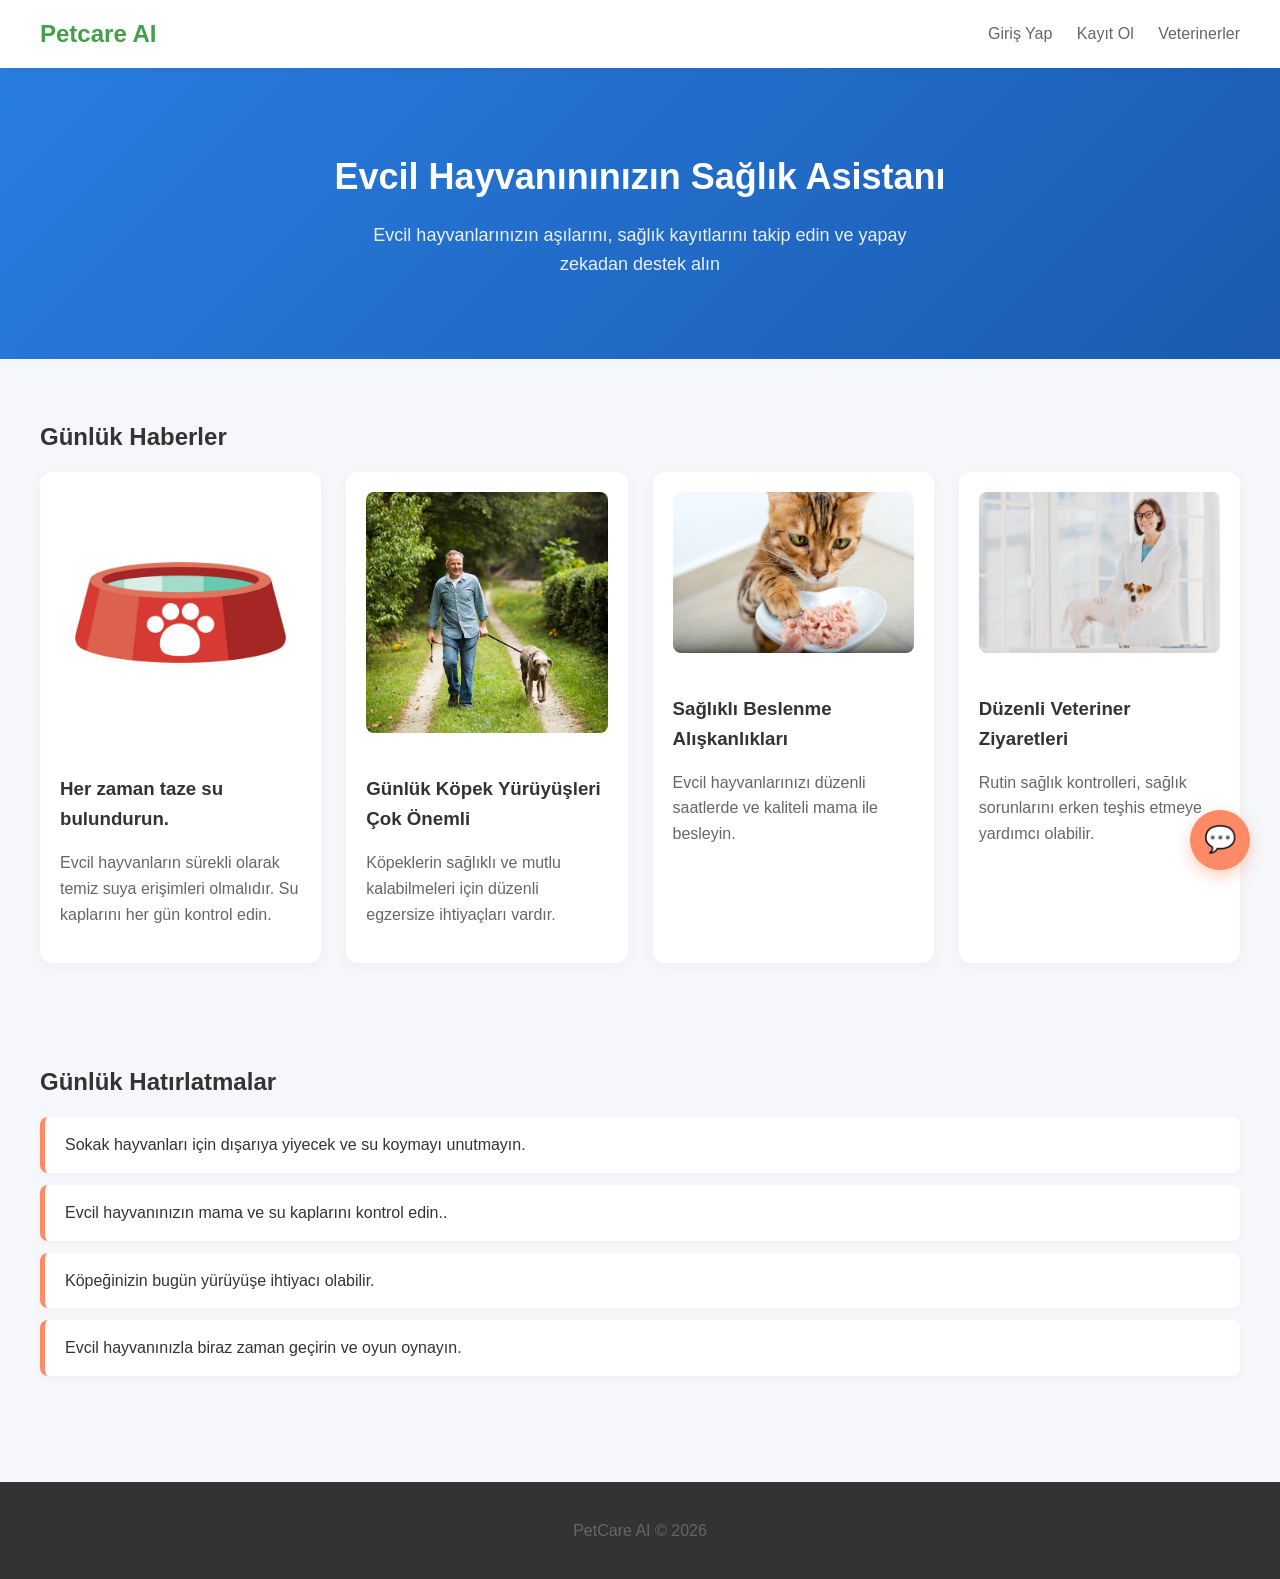
<file: frontend/index.html>
<!DOCTYPE html>
<html lang="en">

<head>
<meta charset="UTF-8">
<title>PetCare AI</title>

<link rel="stylesheet" href="css/style.css">

</head>


<body>


<header class="topbar">

<h1>Petcare AI</h1>

<nav>
<a href="login.html">Giriş Yap</a>
<a href="register.html">Kayıt Ol</a>
<a href="vets.html">Veterinerler</a>
</nav>

</header>



<section class="hero">

<h2>Evcil Hayvanınınızın Sağlık Asistanı</h2>

<p>
Evcil hayvanlarınızın aşılarını, sağlık kayıtlarını takip edin ve yapay zekadan destek alın
</p>

</section>



<section class="news">

<h2>Günlük Haberler</h2>

<div class="news-grid">


<div class="news-card">

<img src="images/pet-water.jpg">

<h3>Her zaman taze su bulundurun.</h3>

<p>
Evcil hayvanların sürekli olarak temiz suya erişimleri olmalıdır. Su kaplarını her gün kontrol edin.
</p>

</div>


<div class="news-card">

<img src="images/dog-walk.jpg">

<h3>Günlük Köpek Yürüyüşleri Çok Önemli </h3>

<p>
Köpeklerin sağlıklı ve mutlu kalabilmeleri için düzenli egzersize ihtiyaçları vardır.
</p>

</div>


<div class="news-card">

<img src="images/cat-food.jpg">

<h3>Sağlıklı Beslenme Alışkanlıkları</h3>

<p>
Evcil hayvanlarınızı düzenli saatlerde ve kaliteli mama ile besleyin.
</p>

</div>


<div class="news-card">

<img src="images/vet-check.jpg">

<h3>Düzenli Veteriner Ziyaretleri</h3>

<p>
Rutin sağlık kontrolleri, sağlık sorunlarını erken teşhis etmeye yardımcı olabilir.
</p>

</div>


</div>

</section>



<section class="reminder">

<h2>Günlük Hatırlatmalar</h2>

<ul>

<li>Sokak hayvanları için dışarıya yiyecek ve su koymayı unutmayın.</li>

<li>Evcil hayvanınızın mama ve su kaplarını kontrol edin..</li>

<li>Köpeğinizin bugün yürüyüşe ihtiyacı olabilir.</li>

<li>Evcil hayvanınızla biraz zaman geçirin ve oyun oynayın.</li>

</ul>

</section>



<footer>

<p>PetCare AI © 2026</p>

</footer>



<!-- CHAT BUTTON -->

<div class="chat-toggle" onclick="toggleChat()">
💬
</div>



<!-- CHAT WINDOW -->

<div class="chat-container" id="chatBox">

<div class="chat-header">
PetCare AI Assistant
</div>


<div class="chat-messages" id="chatMessages"></div>


<div class="chat-input-area">

<input
id="chatInput"
placeholder="Ask about your pet..."
>

<button onclick="sendMessage()">
Send
</button>

</div>

</div>



<script src="js/chat.js"></script>

</body>
</html>
</file>
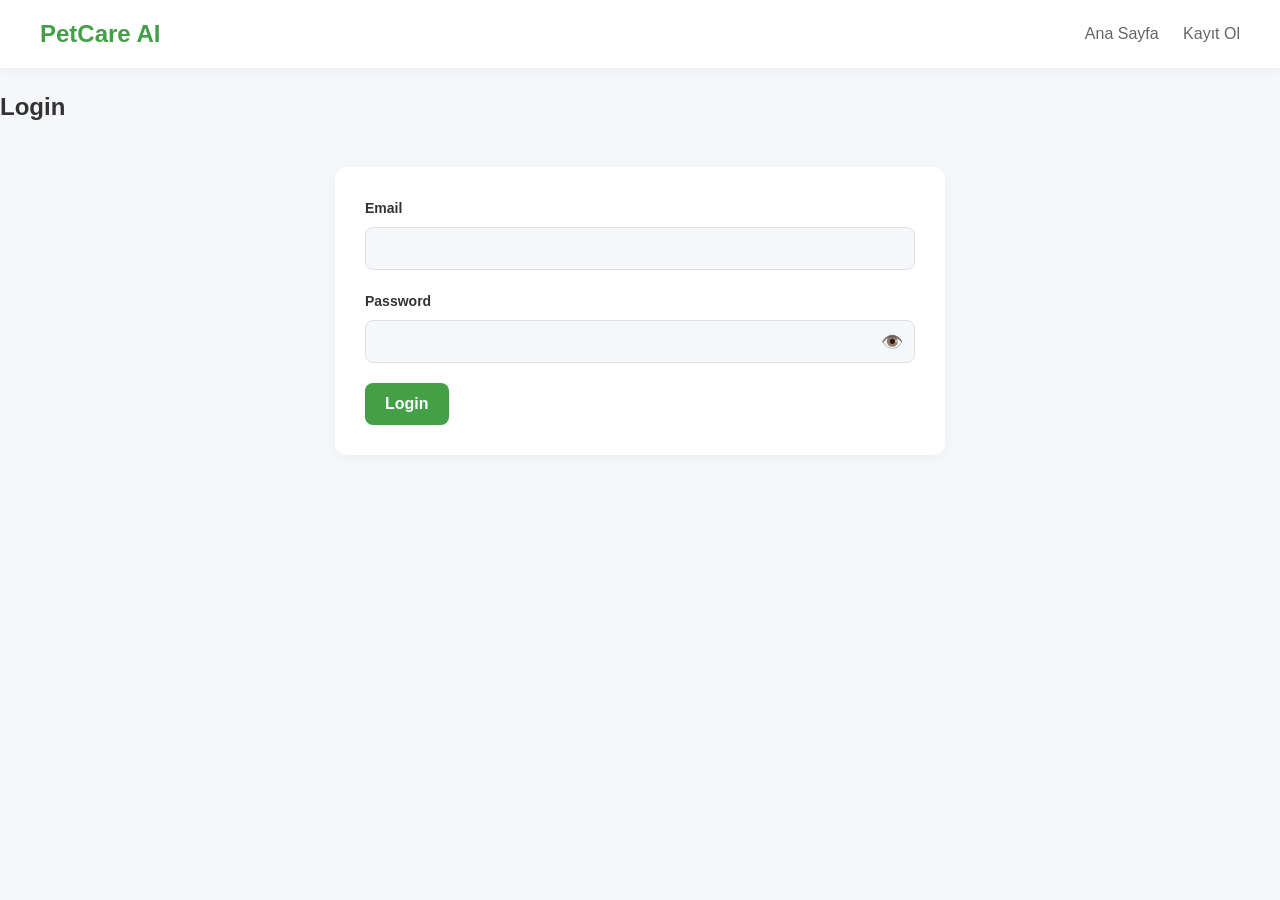
<file: frontend/add-pet.html>
<!DOCTYPE html>
<html lang="tr">
<head>
    <meta charset="UTF-8">
    <title>Evcil Hayvan Ekle - PetCare AI</title>
    <link rel="stylesheet" href="css/style.css">
    <style>
        .hidden { display: none; }
        .vaccine-group { background: #ffffff; padding: 20px; border-radius: 8px; margin-top: 10px; margin-bottom: 20px; border-left: 4px solid var(--secondary-mavi); box-shadow: 0 2px 8px rgba(0,0,0,0.02); }
        .vaccine-group h3 { margin-top: 0; font-size: 16px; color: var(--secondary-mavi); margin-bottom: 15px; }
        .vaccine-info { display: block; font-size: 12px; color: var(--text-secondary); margin-top: -6px; margin-bottom: 8px; font-weight: normal; }
    </style>
</head>
<body>

    <header class="topbar">
        <h1>PetCare AI</h1>
       <nav>
            <a href="dashboard.html">Ana Panel</a>
            <a href="add-pet.html" style="color: var(--secondary-mavi); font-weight: bold; border-bottom: 2px solid var(--secondary-mavi); padding-bottom: 5px;">Evcil Hayvan Ekle</a>
            <a href="book-appointment.html">Randevu Al</a>
            <a href="profile.html">Profilim</a>
            <a href="index.html" onclick="localStorage.removeItem('loggedIn'); localStorage.removeItem('loggedInUser');">Çıkış Yap</a>
        </nav>
    </header>

    <h2>Evcil Hayvan Ekle</h2>

    <form id="petForm">
        <label>Hayvanın Adı</label>
        <input type="text" id="name" required>

        <label>Türü</label>
        <select id="type" required onchange="togglePetFields()">
            <option value="">-- Lütfen Seçin --</option>
            <option value="cat">Kedi</option>
            <option value="dog">Köpek</option>
        </select>

        <div id="cat-fields" class="hidden">
            <label>Kedi Kaç Haftalık? (Aşı takvimi için önemlidir)</label>
            <input type="number" id="cat-age" min="1" placeholder="Örn: 8">
            <label>Kedinin Cinsi</label>
            <input type="text" id="cat-breed" placeholder="Örn: Tekir, Scottish Fold...">
            <div class="vaccine-group">
                <h3>Temel Kedi Aşıları</h3>
                <label>Karma Aşı (FVRCP)</label><input type="date" id="cat-karma">
                <label>Kuduz Aşısı</label><input type="date" id="cat-kuduz">
                <label>Lösemi Aşısı (FeLV)</label><input type="date" id="cat-felv">
                <label>İç/Dış Parazit</label><input type="date" id="cat-parazit">
            </div>
        </div>

        <div id="dog-fields" class="hidden">
            <label>Köpek Kaç Haftalık? (Aşı takvimi için önemlidir)</label>
            <input type="number" id="dog-age" min="1" placeholder="Örn: 8">
            <label>Köpeğin Cinsi</label>
            <input type="text" id="dog-breed" placeholder="Örn: Golden Retriever, Pug...">
            <div class="vaccine-group">
                <h3>Temel Köpek Aşıları</h3>
                <label>Kuduz Aşısı</label><input type="date" id="dog-kuduz">
                <label>Karma Aşı</label><input type="date" id="dog-karma">
                <label>İç/Dış Parazit</label><input type="date" id="dog-parazit">
                <label>Bronşin (Kennel Cough)</label><input type="date" id="dog-bronsin">
                <label>Corona</label><input type="date" id="dog-corona">
                <label>Lyme</label><input type="date" id="dog-lyme">
            </div>
        </div>
        
        <label>Evcil Hayvan Fotoğrafı (İsteğe Bağlı URL)</label>
        <input type="text" id="petPhoto" placeholder="Örn: https://site.com/kopek.jpg">
        <button type="submit" style="background: var(--primary-yesil);">Sisteme Ekle</button>
    </form>

    <script src="js/popup.js"></script>
    <script src="js/pets.js"></script>
    <script>
        // Form gösterme/gizleme kodumuz. Ekleme kodları (submit) artık SADECE pets.js içinde!
        function togglePetFields() {
            const type = document.getElementById("type").value;
            const catFields = document.getElementById("cat-fields");
            const dogFields = document.getElementById("dog-fields");

            if (type === "cat") {
                catFields.style.display = "block"; dogFields.style.display = "none";
            } else if (type === "dog") {
                catFields.style.display = "none"; dogFields.style.display = "block";
            } else {
                catFields.style.display = "none"; dogFields.style.display = "none";
            }
        }
    </script>
</body>
</html>
</file>
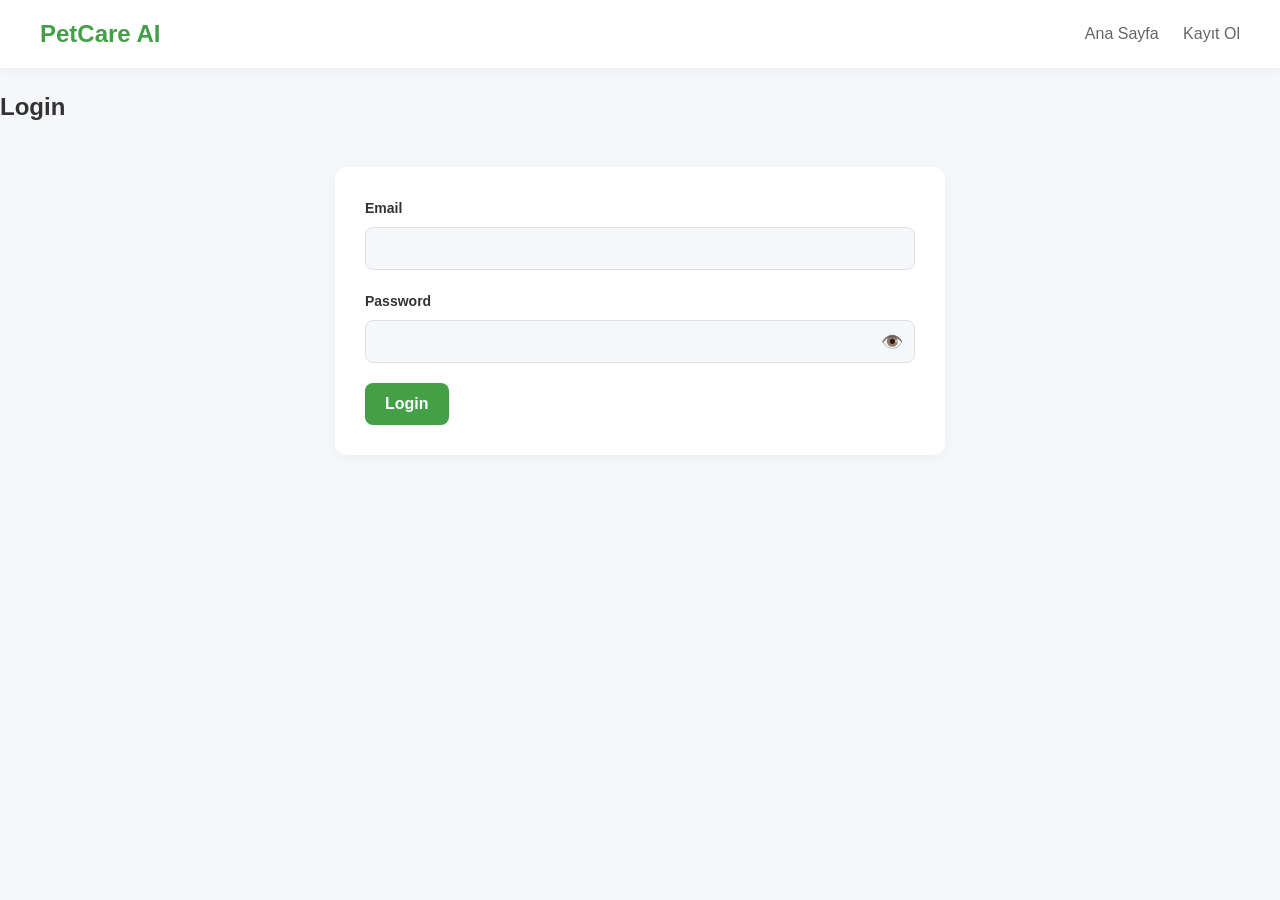
<file: frontend/book-appointment.html>
<!DOCTYPE html>
<html lang="tr">
<head>
    <meta charset="UTF-8">
    <title>Randevu Al - PetCare AI</title>
    <link rel="stylesheet" href="css/style.css">
</head>
<body style="background-color: #f4f7f6;"> <header class="topbar">
        <h1>PetCare AI</h1>
        <nav id="userNav">
            <a href="dashboard.html">Ana Panel</a>
            <a href="add-pet.html">Evcil Hayvan Ekle</a>
            <a href="book-appointment.html" style="color: var(--secondary-mavi); font-weight: bold; border-bottom: 2px solid var(--secondary-mavi); padding-bottom: 5px;">Randevu Al</a>
            <a href="profile.html">Profilim</a>
            <a href="index.html" onclick="localStorage.removeItem('loggedIn'); localStorage.removeItem('loggedInUser');">Çıkış Yap</a>
        </nav>
    </header>

    <div class="container" style="max-width: 800px; margin: 40px auto 50px auto; background: white; padding: 40px; border-radius: 12px; box-shadow: 0 5px 20px rgba(0,0,0,0.05);">
        
        <h2 style="text-align: center; color: var(--secondary-mavi); margin-top: 0; font-size: 28px;">🐾 Veteriner Randevusu Al</h2>
        <p style="text-align: center; color: var(--text-secondary); margin-bottom: 30px; font-size: 15px;">İhtiyacınıza en uygun kliniği bulun ve anında randevu oluşturun.</p>

        <form id="appointmentForm">
            
            <label style="font-weight: bold; font-size: 14px; color: var(--secondary-mavi); display: block; margin-bottom: 5px;">Hangi Evcil Hayvanınız İçin?</label>
            <select id="appPet" required style="width: 100%; border: 1px solid #ccc; padding: 12px; border-radius: 8px; box-sizing: border-box; margin-bottom: 25px; background: #f9f9f9;">
                <option value="">-- Sistemden Hayvan Seçiniz --</option>
            </select>

            <div style="display: flex; gap: 15px; margin-bottom: 20px;">
                <div style="flex: 1;">
                    <label style="font-weight: bold; font-size: 14px; color: #555; display: block; margin-bottom: 5px;">Şehir</label>
                    <select id="appCity" onchange="updateAppDistricts()" style="width: 100%; border: 1px solid #ccc; padding: 12px; border-radius: 8px; box-sizing: border-box;">
                        <option value="all">-- Tüm Şehirler --</option>
                        <option value="İstanbul">İstanbul</option>
                        <option value="Ankara">Ankara</option>
                        <option value="İzmir">İzmir</option>
                        <option value="Bursa">Bursa</option>
                        <option value="Antalya">Antalya</option>
                    </select>
                </div>
                <div style="flex: 1;">
                    <label style="font-weight: bold; font-size: 14px; color: #555; display: block; margin-bottom: 5px;">İlçe (İsteğe Bağlı)</label>
                    <select id="appDistrict" onchange="filterClinics()" disabled style="width: 100%; border: 1px solid #ccc; padding: 12px; border-radius: 8px; box-sizing: border-box; background: #eee;">
                        <option value="all">-- Tüm İlçeler --</option>
                    </select>
                </div>
            </div>

            <label style="display: flex; align-items: center; gap: 10px; margin-bottom: 30px; cursor: pointer; background: #fff3e0; padding: 15px; border-radius: 8px; border: 1px solid #ffe0b2;">
                <input type="checkbox" id="appRequireBed" onchange="filterClinics()" style="width: 20px; height: 20px;">
                <b style="color: var(--accent-turuncu); font-size: 15px;">Yatarak Tedavi (Boş Yatak) Gerekiyor</b>
            </label>

            <div style="display: flex; gap: 15px; margin-bottom: 25px;">
                <div style="flex: 1;">
                    <label style="font-weight: bold; font-size: 14px; color: var(--secondary-mavi); display: block; margin-bottom: 5px;">Klinik Seçin</label>
                    <select id="bookingClinic" onchange="loadVetsForClinic()" required style="width: 100%; border: 2px solid var(--secondary-mavi); padding: 12px; border-radius: 8px; box-sizing: border-box;">
                        <option value="">-- Önce Lokasyon Seçin --</option>
                    </select>
                </div>
                <div style="flex: 1;">
                    <label style="font-weight: bold; font-size: 14px; color: var(--primary-yesil); display: block; margin-bottom: 5px;">Hekim Seçin (İsteğe Bağlı)</label>
                    <select id="bookingVet" onchange="loadAvailableSlots()" disabled style="width: 100%; background: #f9f9f9; border: 1px solid #ccc; padding: 12px; border-radius: 8px; box-sizing: border-box; cursor: not-allowed;">
                        <option value="">-- Önce Klinik Seçin --</option>
                    </select>
                </div>
            </div>

            <label style="font-weight: bold; font-size: 14px; color: #555; display: block; margin-bottom: 5px;">Müsait Randevu Saatleri (Tarih ve Saate Göre)</label>
            <div id="bookingSlotsContainer" style="background: #f8fcfb; border: 1px solid #b2dfdb; border-radius: 8px; padding: 20px; max-height: 280px; overflow-y: auto; display: flex; flex-wrap: wrap; gap: 10px; margin-bottom: 25px;">
                <p style="color: gray; font-size: 14px; margin: 0; width: 100%; text-align: center; font-style: italic;">Lütfen saatleri görebilmek için yukarıdan bir klinik seçin.</p>
            </div>
            
            <input type="hidden" id="selectedAvailId">

            <label style="font-weight: bold; font-size: 14px; color: #555; display: block; margin-bottom: 5px;">Randevu Nedeni / Şikayetiniz</label>
            <textarea id="appReason" rows="3" placeholder="Örn: Yüksek ateş, halsizlik, aşı talebi..." required style="width: 100%; border: 1px solid #ccc; padding: 12px; border-radius: 8px; box-sizing: border-box; margin-bottom: 20px; resize: vertical;"></textarea>
            
            <label style="font-weight: bold; font-size: 14px; color: #555; display: block; margin-bottom: 5px;">Şikayet / Durum Fotoğrafı (İsteğe Bağlı URL)</label>
            <input type="text" id="appPhoto" placeholder="Örn: https://site.com/yara.jpg" style="width: 100%; border: 1px solid #ccc; padding: 12px; border-radius: 8px; box-sizing: border-box; margin-bottom: 30px;">

            <button type="submit" style="width: 100%; background: var(--secondary-mavi); color: white; border: none; padding: 16px; font-weight: bold; font-size: 18px; border-radius: 8px; cursor: pointer; transition: 0.2s;" onmouseover="this.style.background='#1565C0'" onmouseout="this.style.background='var(--secondary-mavi)'">Randevu Talebini Gönder</button>
        </form>
    </div>

    <script src="js/popup.js"></script>
    <script src="js/appointment.js"></script>
</body>
</html>
</file>
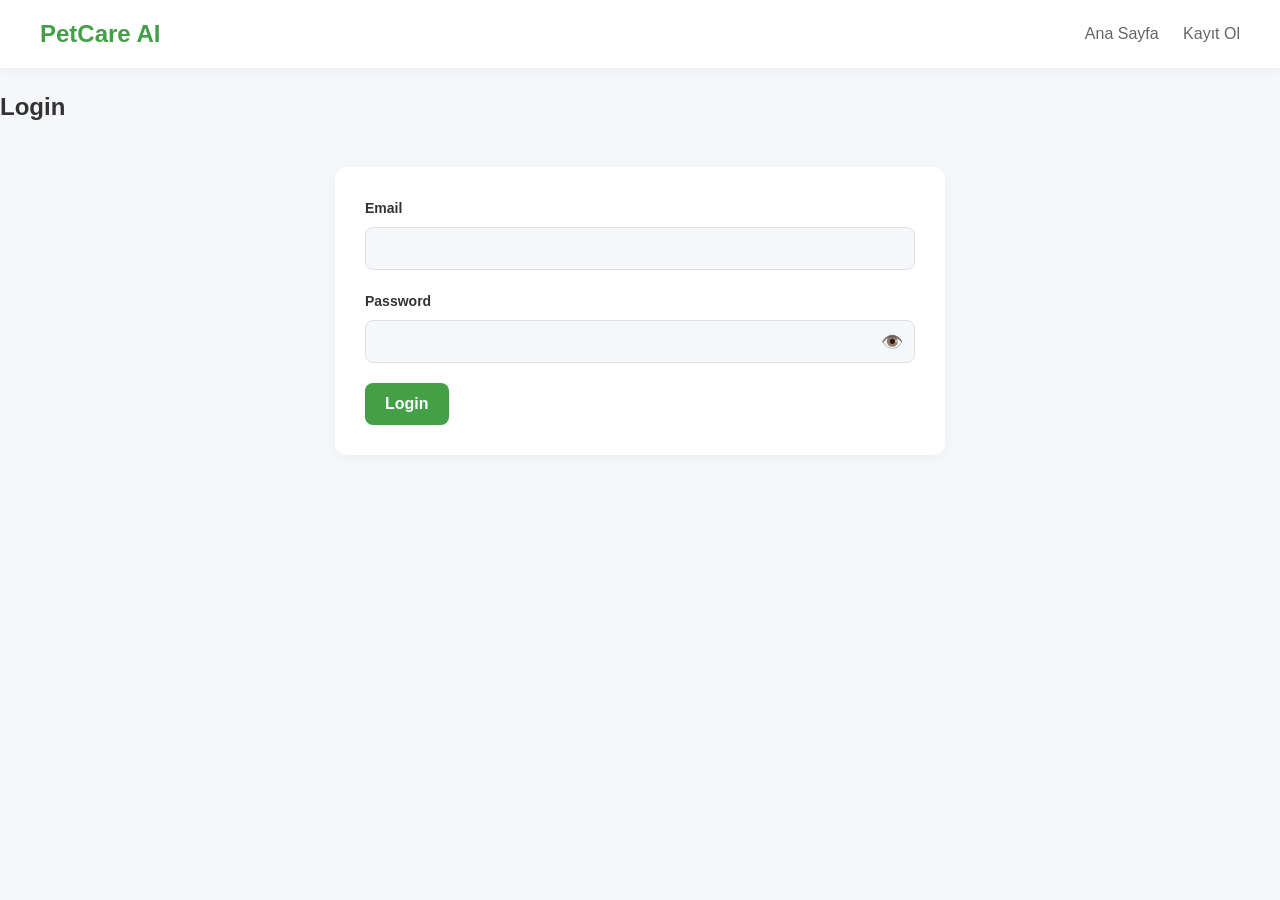
<file: frontend/clinic-dashboard.html>
<!DOCTYPE html>
<html lang="tr">
<head>
    <meta charset="UTF-8">
    <title>Klinik Paneli - PetCare AI</title>
    <link rel="stylesheet" href="css/style.css">
</head>
<body>

    <header class="topbar">
        <h1>PetCare AI</h1>
        <nav>
            <a href="clinic-dashboard.html" style="color: var(--secondary-mavi); font-weight: bold; border-bottom: 2px solid var(--secondary-mavi); padding-bottom: 5px;">Klinik Paneli</a>
            <a href="profile.html">Klinik Profili</a>
            <a href="index.html" onclick="localStorage.removeItem('loggedIn'); localStorage.removeItem('loggedInUser');">Çıkış Yap</a>
        </nav>
    </header>

    <div class="container" style="margin-bottom: 50px;">
        <h2 id="clinicWelcomeText" style="text-align: center; margin-top: 40px; color: var(--secondary-mavi);">🏥 Klinik Yönetim Paneli</h2>
        <p style="text-align: center; color: var(--text-secondary); margin-bottom: 40px;">Klinik kadronuzu, randevuları ve hekim performanslarını buradan yönetebilirsiniz.</p>
        
        <h3 style="color: var(--accent-turuncu); border-bottom: 2px solid #eee; padding-bottom: 10px; margin-top: 30px;">⏳ Onay Bekleyen Hekim Başvuruları</h3>
        <div id="pending-vets-grid" style="display: grid; grid-template-columns: repeat(auto-fill, minmax(300px, 1fr)); gap: 20px; margin-bottom: 40px;">
        </div>

        <h3 style="color: var(--primary-yesil); border-bottom: 2px solid #eee; padding-bottom: 10px;">👨‍⚕️ Aktif Hekim Kadromuz</h3>
        <div id="approved-vets-grid" style="display: grid; grid-template-columns: repeat(auto-fill, minmax(300px, 1fr)); gap: 20px;">
        </div>

        <h3 style="color: var(--secondary-mavi); border-bottom: 2px solid #eee; padding-bottom: 10px; margin-top: 40px;">📅 Bugün Kliniğimizdeki Randevular</h3>
        <p style="font-size: 14px; color: var(--text-secondary); margin-top: -5px; margin-bottom: 20px;">Tüm hekimlerinizin bugünkü programı kronolojik olarak listelenmektedir.</p>
        
        <div id="clinic-today-appointments" style="background: white; border-radius: 10px; box-shadow: 0 4px 10px rgba(0,0,0,0.05); padding: 20px;">
        </div>

        <h3 style="color: #FFB300; border-bottom: 2px solid #eee; padding-bottom: 10px; margin-top: 40px;">📊 Hekim Performansları ve Yorumlar</h3>
        <p style="font-size: 14px; color: var(--text-secondary); margin-top: -5px; margin-bottom: 20px;">Hastalarınızın hekimlerinize verdiği oyları ve yorumları maskesiz (şeffaf) olarak sadece siz görebilirsiniz.</p>
        
        <div id="clinic-reviews-list" style="display: flex; flex-direction: column; gap: 15px;">
            <p style="color: #999; font-style: italic; text-align: center;">Yorumlar yükleniyor... ⏳</p>
        </div>
        </div>

    <script src="js/popup.js"></script>
    <script src="js/clinic.js"></script>
</body>
</html>
</file>
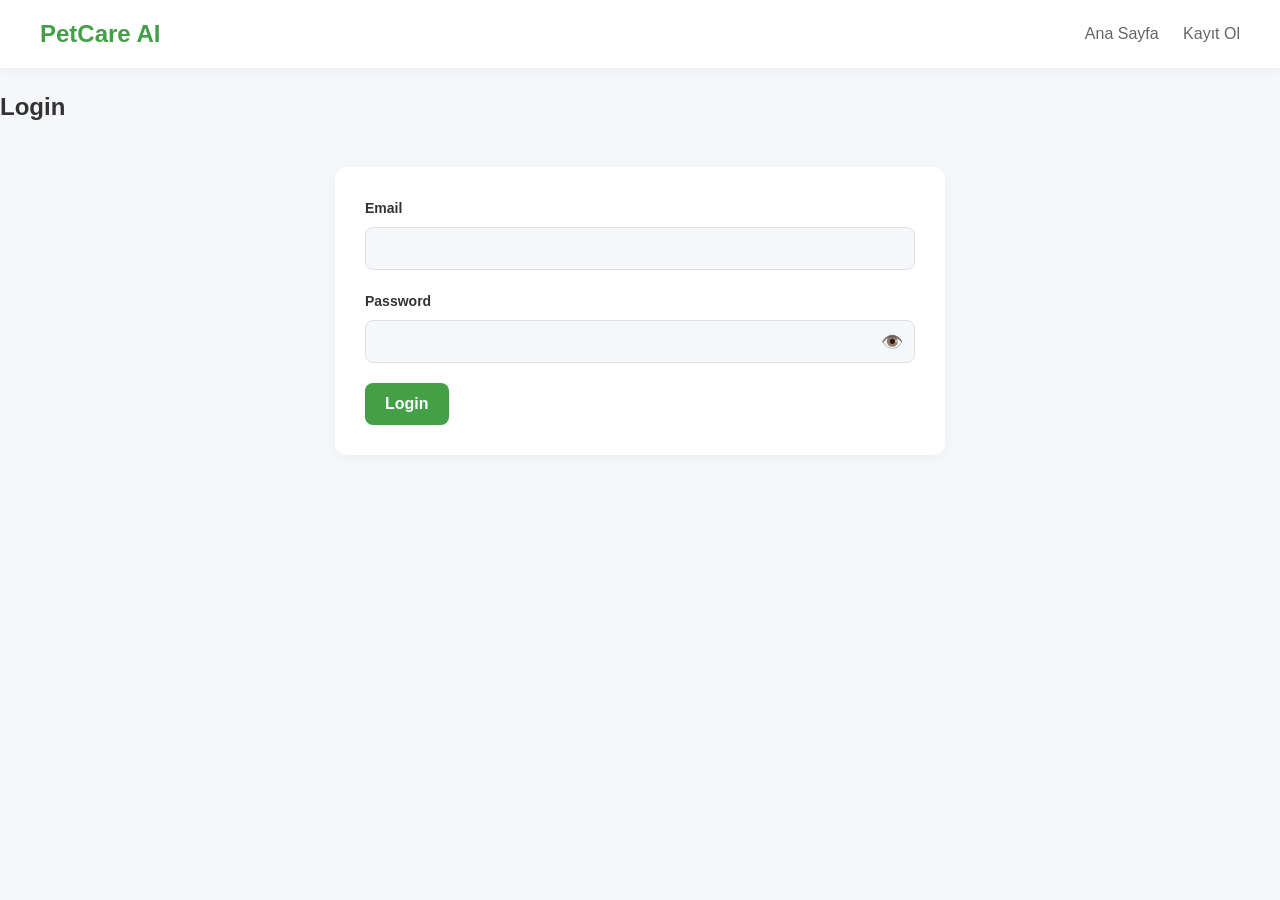
<file: frontend/dashboard.html>
<!DOCTYPE html>
<html lang="tr">
<head>
    <meta charset="UTF-8">
    <title>Ana Panel - PetCare AI</title>
    <link rel="stylesheet" href="css/style.css">
</head>
<body>

    <header class="topbar">
        <h1>PetCare AI</h1>
        <nav>
            <a href="dashboard.html" style="color: var(--secondary-mavi); font-weight: bold; border-bottom: 2px solid var(--secondary-mavi); padding-bottom: 5px;">Ana Panel</a>
            <a href="add-pet.html">Evcil Hayvan Ekle</a>
            <a href="book-appointment.html">Randevu Al</a>
            <a href="profile.html">Profilim</a>
            <a href="index.html" onclick="localStorage.removeItem('loggedIn'); localStorage.removeItem('loggedInUser');">Çıkış Yap</a>
        </nav>
    </header>

    <div class="container">
        
        <section id="vaccine-alerts-container" style="max-width: 800px; margin: 20px auto 0 auto;"></section>
        
        <h2 style="margin-top: 20px; color: var(--secondary-mavi);">📅 Randevularım</h2>
        <div id="my-appointments-grid" class="pet-grid" style="margin-bottom: 50px; border-bottom: 2px dashed #ccc; padding-bottom: 40px;"></div>

        <h2 style="margin-top: 40px; color: gray;">🕰️ Geçmiş Randevularım</h2>
        <div id="past-appointments-grid" class="pet-grid" style="margin-bottom: 50px;"></div>

        <h2 style="margin-top: 20px;">Evcil Hayvanlarım</h2>
        <div id="my-pets-grid" class="pet-grid"></div>
        
    </div>

    <div id="editOwnerModal" class="modal-overlay">
        <div class="custom-modal" style="max-width: 450px; text-align: left; max-height: 90vh; overflow-y: auto;">
            <h3 style="text-align: center; color: var(--secondary-mavi);" id="editOwnerModalTitle">Bilgileri Güncelle</h3>
            
            <form id="editOwnerPetForm">
                <input type="hidden" id="editOwnerPetId">
                <input type="hidden" id="editOwnerPetType"> 
                
                <label>Hayvanın Adı</label>
                <input type="text" id="editOwnerPetName" required>

                <label>Yaş (Haftalık)</label>
                <input type="number" id="editOwnerPetAge" min="1" placeholder="Örn: 8">

                <label>Cins</label>
                <input type="text" id="editOwnerPetBreed">

                <label>Fotoğraf (URL)</label>
                <input type="text" id="editOwnerPetPhoto">

                <div class="vaccine-group" style="margin-top: 20px; border-top: 1px solid #eee; padding-top: 15px;">
                    <h3 style="font-size: 15px; color: var(--secondary-mavi);">Aşı Geçmişini Güncelle</h3>
                    <div id="editOwnerVaccinesContainer"></div>
                </div>

                <div class="modal-buttons" style="margin-top: 20px;">
                    <button type="button" class="btn-cancel" onclick="closeEditOwnerModal()">İptal</button>
                    <button type="submit" style="background: var(--primary-yesil); color: white;">Değişiklikleri Kaydet</button>
                </div>
            </form>
        </div>
    </div>

    <!-- CHAT BUTTON -->
    <div class="chat-toggle" onclick="toggleChat()">💬</div>

    <!-- CHAT WINDOW -->
    <div class="chat-container" id="chatBox">
        <div class="chat-header">PetCare AI Assistant</div>
        <div class="chat-messages" id="chatMessages"></div>
        <div class="chat-input-area">
            <input id="chatInput" placeholder="Ask about your pet...">
            <button onclick="sendMessage()">Send</button>
        </div>
    </div>

    <script src="js/popup.js"></script>
    <script src="js/pets.js"></script>
    <script src="js/chat.js"></script>

   <!-- YENİ: AŞI ALGORİTMASI VE AKILLI UYARI MOTORU -->
    <script>
        document.addEventListener("DOMContentLoaded", async () => {
            let loggedInUser = JSON.parse(localStorage.getItem("loggedInUser"));
            if (!loggedInUser || loggedInUser.role !== "user") return;

            let allPets = JSON.parse(localStorage.getItem("pets")) || [];
            let myPets = allPets.filter(p => p.ownerEmail === loggedInUser.email);
            
            // YENİ: Bütün randevuları çekiyoruz
            let allAppointments = JSON.parse(localStorage.getItem("appointments")) || [];

            let alertsContainer = document.getElementById("vaccine-alerts-container");
            if (!alertsContainer || myPets.length === 0) return;

            let alertsHTML = "";
            
            // Bugünün tarihini saatini sıfırlayarak alıyoruz ki "bugün" olan randevuları da doğru hesaplasın
            let today = new Date();
            today.setHours(0, 0, 0, 0);

            for (const pet of myPets) {
                
                // YENİ ALGORİTMA: Bu hayvanın gelecekte (veya bugün) onaylı/bekleyen bir randevusu var mı?
                let petCurrentId = pet.id ? pet.id : pet.name;
                let hasUpcomingAppointment = allAppointments.some(app => {
                    let isSamePet = (app.petId === petCurrentId) || (app.petName === pet.name);
                    if (!isSamePet) return false;
                    
                    let appDate = new Date(app.date);
                    appDate.setHours(0, 0, 0, 0);
                    
                    // Randevu iptal/reddedilmiş DEĞİLSE ve tarihi BUGÜN veya GELECEKTEYSE uyarıyı sustur!
                    return (app.status !== "cancelled" && app.status !== "rejected") && (appDate >= today);
                });

                // Eğer kullanıcının zaten randevusu varsa bu evcil hayvanı atla, uyarı basma.
                if (hasUpcomingAppointment) {
                    continue;
                }

                let ageWeeks = parseInt(pet.age) || 0;
                let rules = await getVaccineRules(pet.type, ageWeeks);
                let vaccines = pet.vaccines || {};

                for (let vName in rules) {
                    let freqDays = rules[vName];
                    let lastDateStr = vaccines[vName];

                    if (!lastDateStr) {
                        alertsHTML += createAlertCard(pet.name, vName, "Hiç Yaptırılmamış (Hemen Gerekiyor!)", "overdue");
                        continue;
                    }

                    if (freqDays > 0) {
                        let lastDate = new Date(lastDateStr);
                        let dueDate = new Date(lastDate.getTime() + (freqDays * 24 * 60 * 60 * 1000));
                        let diffTime = dueDate - today;
                        let diffDays = Math.ceil(diffTime / (1000 * 60 * 60 * 24));

                        if (diffDays <= 0) {
                            alertsHTML += createAlertCard(pet.name, vName, "Süresi Geçti (Yaptırılması Gerek!)", "overdue");
                        } else if (diffDays <= 7) {
                            alertsHTML += createAlertCard(pet.name, vName, `${diffDays} gün var`, "warning");
                        } else if (diffDays <= 14) {
                            alertsHTML += createAlertCard(pet.name, vName, "1 hafta var", "warning");
                        } else if (diffDays <= 21) {
                            alertsHTML += createAlertCard(pet.name, vName, "2 hafta var", "info");
                        } else if (diffDays <= 28) {
                            alertsHTML += createAlertCard(pet.name, vName, "3 hafta var", "info");
                        }
                    }
                }
            }

            if (alertsHTML !== "") {
                alertsContainer.innerHTML = `
                    <div style="background: white; border-radius: 12px; padding: 20px; box-shadow: 0 4px 10px rgba(0,0,0,0.05); margin-bottom: 30px; border: 1px solid #eee;">
                        <h2 style="color: #d32f2f; margin-top: 0; margin-bottom: 15px; font-size: 22px;">🚨 Yaklaşan Aşı Takvimi</h2>
                        ${alertsHTML}
                    </div>
                `;
            } else {
                // Eğer hiçbir uyarı yoksa konteyneri temizle (Eski uyarılar ekranda kalmasın)
                alertsContainer.innerHTML = "";
            }
        });

        async function getVaccineRules(type, ageWeeks) {
            try {
                const response = await fetch(`http://localhost:8080/api/vaccines/schedule?type=${encodeURIComponent(type)}&ageWeeks=${ageWeeks}`);
                if (response.ok) return await response.json();
            } catch (error) {
                console.warn("Aşı API erişilemedi; eski kurallar kullanılacak.", error);
            }
            return getLocalVaccineRules(type, ageWeeks);
        }

        function getLocalVaccineRules(type, ageWeeks) {
            let rules = {}; 
            if (type === "cat") {
                if (ageWeeks >= 6 && ageWeeks < 8) { rules["Karma"] = 0; rules["İç/Dış Parazit"] = 14; }
                else if (ageWeeks >= 9 && ageWeeks < 12) { rules["Karma"] = 0; rules["Lösemi (FeLV)"] = 0; rules["İç/Dış Parazit"] = 14; }
                else if (ageWeeks >= 12 && ageWeeks < 14) { rules["Karma"] = 0; rules["Lösemi (FeLV)"] = 0; rules["Kuduz"] = 0; rules["İç/Dış Parazit"] = 30; }
                else if (ageWeeks >= 14 && ageWeeks < 52) { rules["İç/Dış Parazit"] = 30; } 
                else if (ageWeeks >= 52) { rules["Karma"] = 365; rules["Kuduz"] = 365; rules["İç/Dış Parazit"] = 90; rules["Lösemi (FeLV)"] = 365; }
            } else if (type === "dog") {
                if (ageWeeks >= 6 && ageWeeks < 8) { rules["Karma"] = 0; rules["Corona"] = 0; rules["İç/Dış Parazit"] = 14; }
                else if (ageWeeks >= 9 && ageWeeks < 12) { rules["Karma"] = 0; rules["Corona"] = 0; rules["Bronşin"] = 0; rules["İç/Dış Parazit"] = 14; }
                else if (ageWeeks >= 12 && ageWeeks < 14) { rules["Karma"] = 0; rules["Kuduz"] = 0; rules["Bronşin"] = 0; rules["İç/Dış Parazit"] = 30; }
                else if (ageWeeks >= 14 && ageWeeks < 16) { rules["Lyme"] = 0; rules["İç/Dış Parazit"] = 30; }
                else if (ageWeeks >= 16 && ageWeeks < 52) { rules["Lyme"] = 0; rules["İç/Dış Parazit"] = 30; }
                else if (ageWeeks >= 52) { rules["Karma"] = 365; rules["Kuduz"] = 365; rules["Bronşin"] = 365; rules["Lyme"] = 365; rules["İç/Dış Parazit"] = 90; }
            }
            return rules;
        }

        function createAlertCard(petName, vaccine, timeText, severity) {
            let bgColor = severity === "overdue" ? "#ffebee" : (severity === "warning" ? "#fff3cd" : "#e3f2fd");
            let borderColor = severity === "overdue" ? "#f44336" : (severity === "warning" ? "#ffc107" : "#2196f3");
            let textColor = severity === "overdue" ? "#c62828" : (severity === "warning" ? "#856404" : "#0d47a1");
            let icon = severity === "overdue" ? "❗" : "⚠️";

            return `
                <div style="background: ${bgColor}; border-left: 5px solid ${borderColor}; padding: 15px; border-radius: 8px; margin-bottom: 12px; display: flex; justify-content: space-between; align-items: center;">
                    <div>
                        <h4 style="margin:0; color: ${textColor}; font-size: 16px;">${icon} ${petName} - ${vaccine} Aşısı</h4>
                        <p style="margin: 5px 0 0 0; color: ${textColor}; font-size: 14px;">Zaman: <b>${timeText}</b></p>
                    </div>
                    <a href="book-appointment.html" style="background: ${borderColor}; color: #fff; padding: 8px 15px; border-radius: 5px; text-decoration: none; font-weight: bold; font-size: 13px; transition: 0.2s;">Randevu Al</a>
                </div>
            `;
        }
    </script>
</body>
</html>
</file>
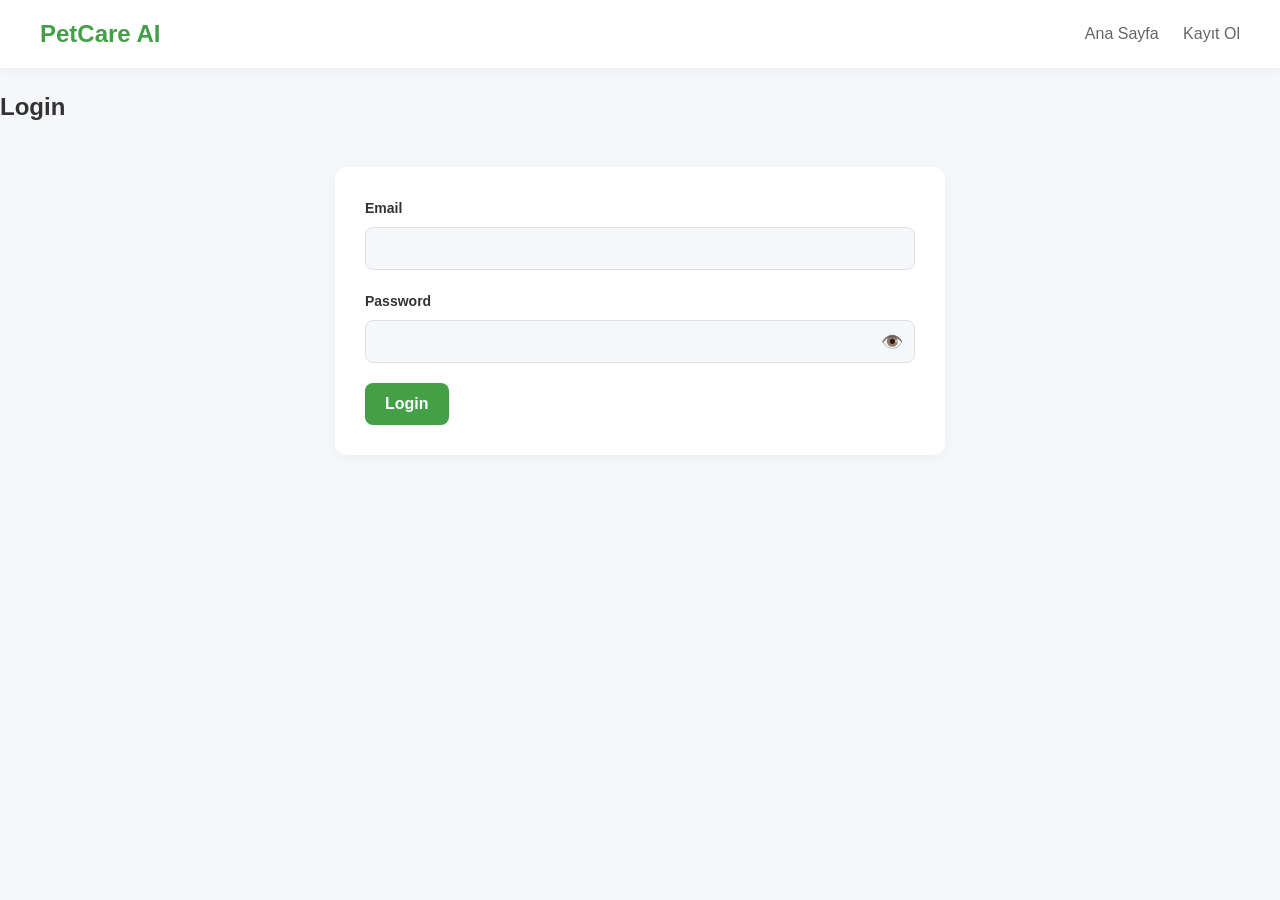
<file: frontend/login.html>
<!DOCTYPE html>
<html lang="en">
<head>
    <meta charset="UTF-8">
    <title>Login - PetCare</title>
    <link rel="stylesheet" href="css/style.css">
</head>
<body>

    <header class="topbar">
        <h1>PetCare AI</h1>
        <nav>
            <a href="index.html">Ana Sayfa</a>
            <a href="register.html">Kayıt Ol</a>
        </nav>
    </header>

    <h2>Login</h2>

    <form id="loginForm">
        <label>Email</label>
        <input type="email" id="loginEmail" required>

       <label>Password</label>
        <div class="password-container">
            <input type="password" id="loginPassword" required>
            <span class="password-toggle" id="toggleLoginPassword">👁️</span>
        </div>

        <button type="submit">Login</button>
    </form>

    <script src="js/popup.js"></script>
    <script src="js/auth.js"></script>
</body>
</html>
</file>
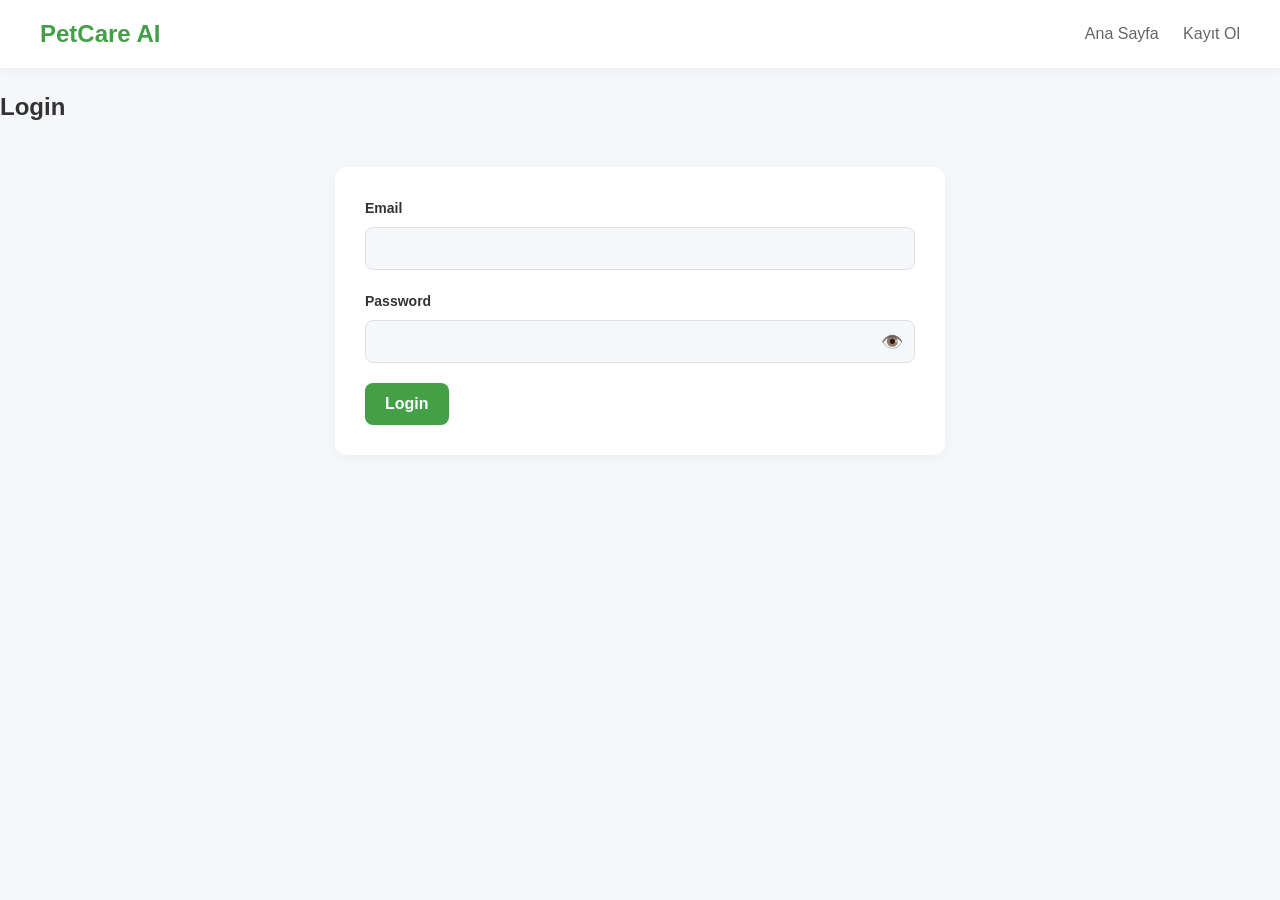
<file: frontend/profile.html>
<!DOCTYPE html>
<html lang="tr">
<head>
    <meta charset="UTF-8">
    <title>Profilim - PetCare AI</title>
    <link rel="stylesheet" href="css/style.css">
</head>
<body>

    <header class="topbar">
        <h1>PetCare AI</h1>
        <nav id="dynamicProfileNav"></nav>
    </header>

    <div class="container" style="max-width: 600px; margin-top: 40px; margin-bottom: 50px;">
        <h2 style="text-align: center; color: var(--secondary-mavi);">⚙️ Profil Ayarları</h2>
        <p style="text-align: center; color: var(--text-secondary); margin-bottom: 30px;">Hesap ve güvenlik bilgilerinizi buradan güncelleyebilirsiniz.</p>
        
        <div style="background: white; padding: 30px; border-radius: 10px; box-shadow: 0 4px 15px rgba(0,0,0,0.05);">
            <form id="profileForm" style="display: flex; flex-direction: column; gap: 15px;">
                <div id="dynamicFormFields">
                    </div>
                
                <button type="submit" style="background: var(--primary-yesil); color: white; padding: 12px; font-weight: bold; border: none; border-radius: 5px; cursor: pointer; margin-top: 10px; font-size: 16px;">Değişiklikleri Kaydet</button>
            </form>
        </div>
    </div>

    <script src="js/popup.js"></script>
    <script src="js/profile.js"></script>
</body>
</html>
</file>
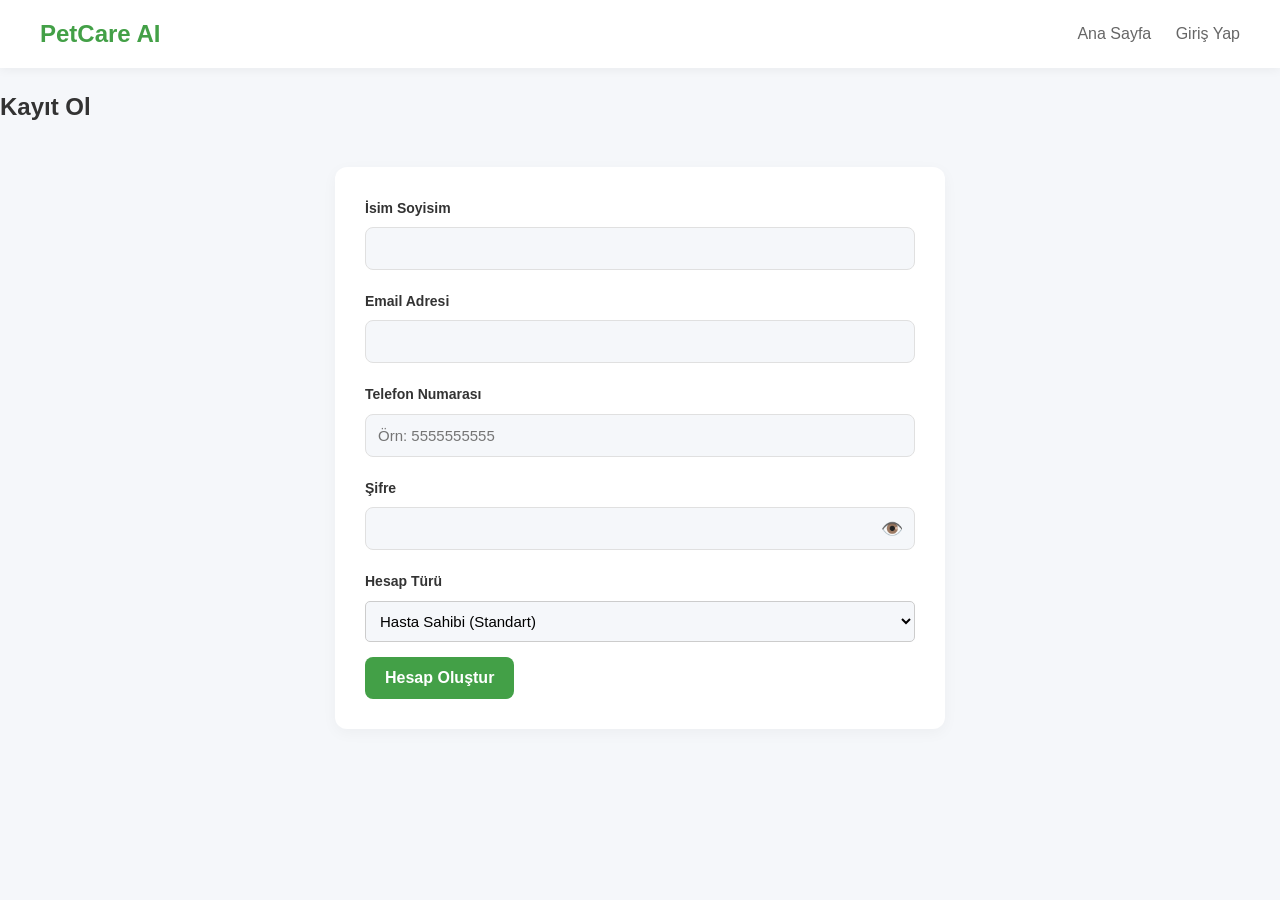
<file: frontend/register.html>
<!DOCTYPE html>
<html lang="en">
<head>
    <meta charset="UTF-8">
    <title>Register - PetCare</title>
    <link rel="stylesheet" href="css/style.css">
</head>
<body>

    <header class="topbar">
        <h1>PetCare AI</h1>
        <nav>
            <a href="index.html">Ana Sayfa</a>
            <a href="login.html">Giriş Yap</a>
        </nav>
    </header>

    <h2>Kayıt Ol</h2>

    <form id="registerForm">
        <label>İsim Soyisim</label>
        <input type="text" id="regName" required>

        <label>Email Adresi</label>
        <input type="email" id="regEmail" required>

        <label>Telefon Numarası</label>
        <input type="tel" id="regPhone" maxlength="10" placeholder="Örn: 5555555555" required>

        <label>Şifre</label>
        <div class="password-container">
            <input type="password" id="regPassword" required>
            <span class="password-toggle" id="toggleRegPassword">👁️</span>
        </div>

        <label>Hesap Türü</label>
            <select id="role" onchange="toggleFields()" required style="width: 100%; padding: 10px; margin-bottom: 15px; border: 1px solid #ccc; border-radius: 5px;">
                <option value="user">Hasta Sahibi (Standart)</option>
                <option value="vet">Veteriner Hekim</option>
                <option value="clinic">Veteriner Kliniği (Kurumsal)</option>
            </select>

            <div id="vetFields" style="display: none; background: #f9f9f9; padding: 15px; border-radius: 5px; margin-bottom: 15px; border-left: 4px solid var(--secondary-mavi);">
                <label>Mesleki Deneyim (Yıl)</label>
                <input type="number" id="vetExperience" min="0" placeholder="Örn: 5">
                
                <label style="color: var(--primary-yesil); font-weight: bold; margin-top: 10px; display: block;">Çalıştığınız Klinik</label>
                <select id="vetClinicSelect" style="width: 100%; padding: 10px; border: 1px solid #ccc; border-radius: 5px;">
                    <option value="">-- Lütfen Kliniğinizi Seçin --</option>
                    </select>
                <p style="font-size: 11px; color: gray; margin-top: 5px;">* Hesabınızın aktif olması için seçtiğiniz klinik yöneticisinin sizi onaylaması gerekmektedir.</p>
            </div>

            <div id="clinicFields" style="display: none; background: #fffdf5; padding: 15px; border-radius: 5px; margin-bottom: 15px; border-left: 4px solid var(--accent-turuncu);">
                <label>Klinik / Poliklinik Adı</label>
                <input type="text" id="clinicName" placeholder="Örn: PatiPark Veteriner Kliniği">

                <div style="display: flex; gap: 10px;">
                    <div style="flex: 1;">
                        <label>Şehir</label>
                        <select id="clinicCity" onchange="updateRegisterDistricts()">
                            <option value="">-- Şehir Seçin --</option>
                            <option value="İstanbul">İstanbul</option>
                            <option value="Ankara">Ankara</option>
                            <option value="İzmir">İzmir</option>
                            <option value="Antalya">Antalya</option>
                            <option value="Bursa">Bursa</option>
                        </select>
                    </div>
                    <div style="flex: 1;">
                        <label>İlçe</label>
                        <select id="clinicDistrict" disabled>
                            <option value="">-- Önce Şehir --</option>
                        </select>
                    </div>
                </div>

                <div style="display: flex; gap: 10px; margin-top: 10px;">
                    <div style="flex: 1;">
                        <label>Yatak Kapasitesi</label>
                        <input type="number" id="clinicBedCapacity" min="0" placeholder="Yoksa 0">
                    </div>
                    <div style="flex: 1; display: flex; align-items: flex-end; padding-bottom: 10px;">
                        <label style="display: flex; align-items: center; gap: 8px; cursor: pointer; font-size: 13px; font-weight: bold; color: var(--accent-turuncu);">
                            <input type="checkbox" id="clinicEmergency" style="width: 16px; height: 16px;">
                            7/24 Acil Hizmeti
                        </label>
                    </div>
                </div>
            </div>

        <button type="submit" style="background: var(--primary-yesil);">Hesap Oluştur</button>
    </form>

    <script src="js/popup.js"></script>
    <script src="js/auth.js"></script>
    <script>
        function toggleVetFields() {
            const role = document.getElementById("regRole").value;
            const vetFields = document.getElementById("vetFields");
            if (role === "vet") {
                vetFields.style.display = "block";
            } else {
                vetFields.style.display = "none";
            }
        }
        
        function updateVetDistricts() {
            const city = document.getElementById("vetCity").value;
            const distSelect = document.getElementById("vetDistrict");
            
            distSelect.innerHTML = '<option value="">-- İlçe Seçin --</option>';
            
            if(city) {
                locations[city].forEach(d => {
                    distSelect.innerHTML += `<option value="${d}">${d}</option>`;
                });
                distSelect.disabled = false;
            } else {
                distSelect.disabled = true;
            }
        }
    </script>
</body>
</html>
</file>
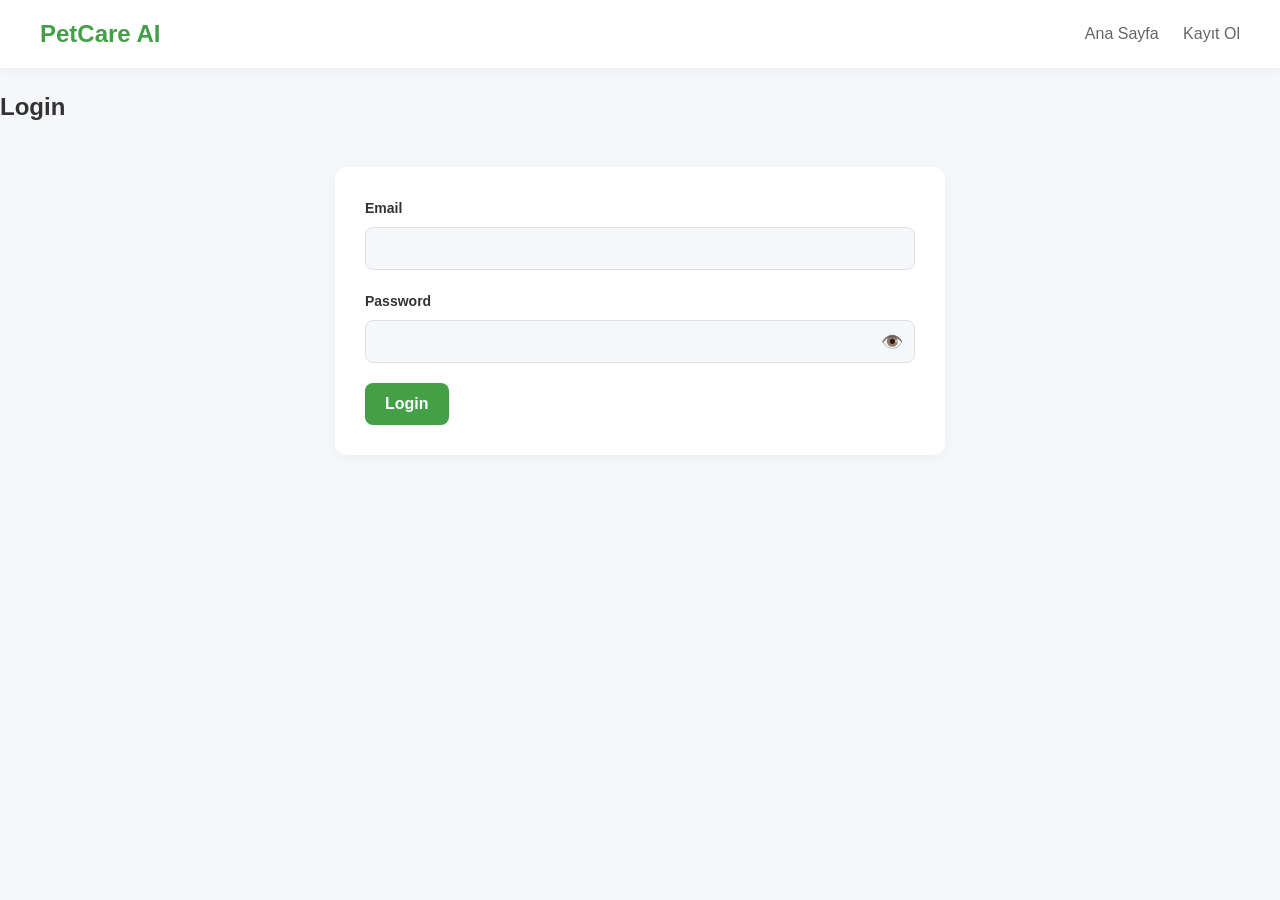
<file: frontend/vet-ajanda.html>
<!DOCTYPE html>
<html lang="en">
<head>
    <meta charset="UTF-8">
    <title>Ajandam - PetCare AI</title>
    <link rel="stylesheet" href="css/style.css">
</head>
<body>

    <header class="topbar">
        <h1>PetCare AI</h1>
        <nav id="dynamicNav"></nav>
    </header>

    <div class="container" style="margin-bottom: 50px;">
        <h2 style="text-align: center; margin-top: 40px; color: var(--secondary-mavi);">🗓️ Dijital Ajandam</h2>
        <p style="text-align: center; color: var(--text-secondary); margin-bottom: 30px;">Tüm geçmiş ve gelecek randevularınızı buradan takip edebilirsiniz.</p>
        
        <div id="agenda-list" style="max-width: 800px; margin: 0 auto; background: white; padding: 20px; border-radius: 10px; box-shadow: 0 4px 10px rgba(0,0,0,0.05);">
            </div>
    </div>

    <script src="js/vet-ajanda.js"></script>
</body>
</html>
</file>
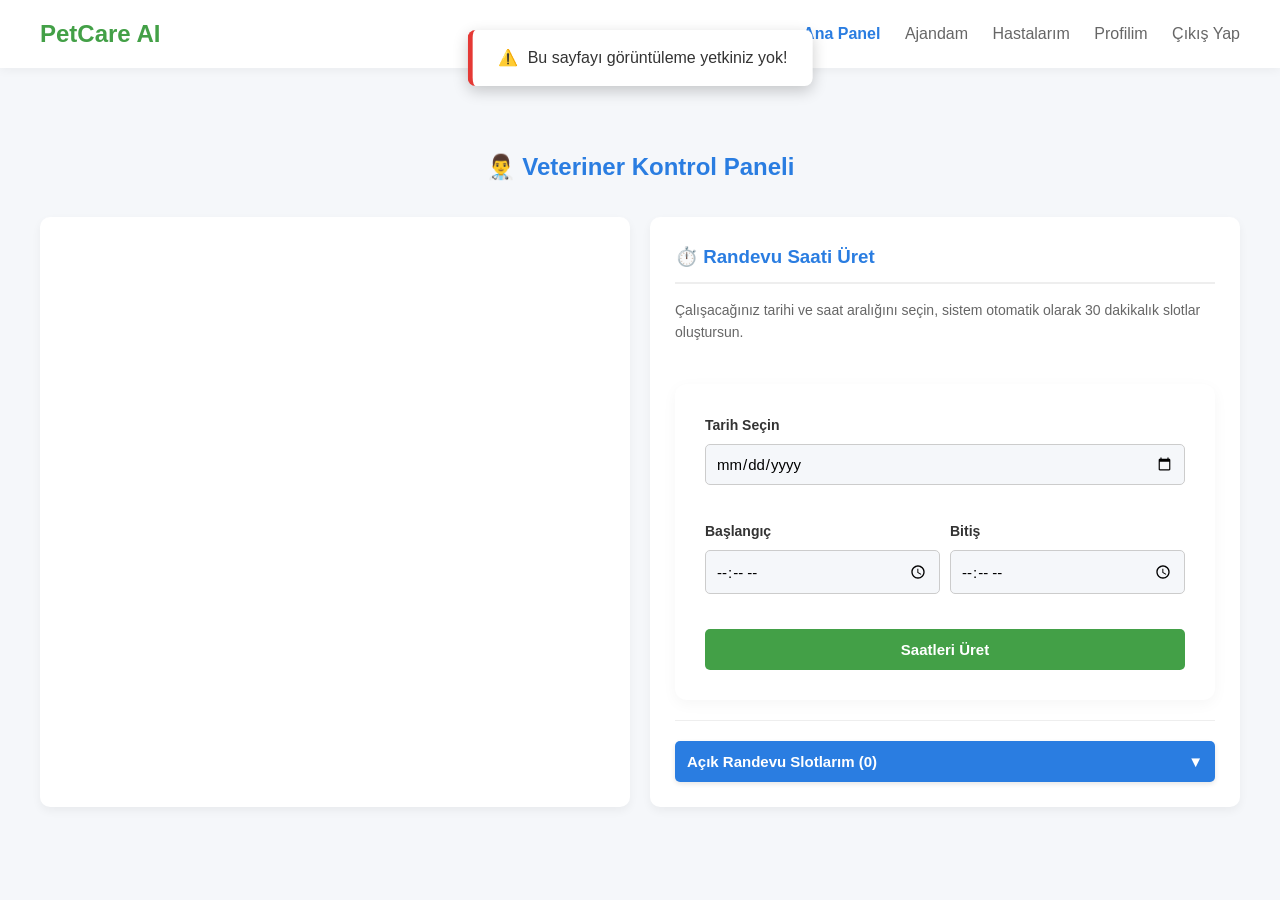
<file: frontend/vet-dashboard.html>
<!DOCTYPE html>
<html lang="en">
<head>
    <meta charset="UTF-8">
    <title>Ana Panel - PetCare AI</title>
    <link rel="stylesheet" href="css/style.css">
</head>
<body>

    <header class="topbar">
        <h1>PetCare AI</h1>
        <nav id="vetNav">
            <a href="vet-dashboard.html" style="color: var(--secondary-mavi); font-weight: bold;">Ana Panel</a>
            <a href="vet-ajanda.html">Ajandam</a>
            <a href="vet-hastalar.html">Hastalarım</a>
            <a href="profile.html">Profilim</a>
            <a href="index.html" onclick="localStorage.removeItem('loggedIn'); localStorage.removeItem('loggedInUser');">Çıkış Yap</a>
        </nav>
    </header>

    <div class="container" style="margin-bottom: 50px;">
        <h2 style="text-align: center; margin-top: 40px; color: var(--secondary-mavi);">👨‍⚕️ Veteriner Kontrol Paneli</h2>
        
        <div style="display: flex; gap: 20px; flex-wrap: wrap; margin-top: 30px;">
            
            <div style="flex: 1; min-width: 300px; background: white; padding: 25px; border-radius: 10px; box-shadow: 0 4px 10px rgba(0,0,0,0.05);">
                <div id="vet-appointments-list">
                    </div>
            </div>

            <div style="flex: 1; min-width: 300px; background: white; padding: 25px; border-radius: 10px; box-shadow: 0 4px 10px rgba(0,0,0,0.05);">
                <h3 style="color: var(--secondary-mavi); margin-top: 0; border-bottom: 2px solid #eee; padding-bottom: 10px;">⏱️ Randevu Saati Üret</h3>
                <p style="font-size: 14px; color: var(--text-secondary);">Çalışacağınız tarihi ve saat aralığını seçin, sistem otomatik olarak 30 dakikalık slotlar oluştursun.</p>
                
                <form id="availabilityForm" style="display: flex; flex-direction: column; gap: 15px; margin-bottom: 20px;">
                    <div>
                        <label style="font-weight: bold; font-size: 14px;">Tarih Seçin</label>
                        <input type="date" id="availDate" style="width: 100%; padding: 10px; border: 1px solid #ccc; border-radius: 5px;" required>
                    </div>
                    
                    <div style="display: flex; gap: 10px;">
                        <div style="flex: 1;">
                            <label style="font-weight: bold; font-size: 14px;">Başlangıç</label>
                            <input type="time" id="startTime" style="width: 100%; padding: 10px; border: 1px solid #ccc; border-radius: 5px;" required>
                        </div>
                        <div style="flex: 1;">
                            <label style="font-weight: bold; font-size: 14px;">Bitiş</label>
                            <input type="time" id="endTime" style="width: 100%; padding: 10px; border: 1px solid #ccc; border-radius: 5px;" required>
                        </div>
                    </div>
                    
                    <button type="submit" style="background-color: var(--primary-yesil); padding: 12px; font-weight: bold; font-size: 15px; border-radius: 5px;">Saatleri Üret</button>
                </form>

                <div style="margin-top: 15px; border-top: 1px solid #eee; padding-top: 20px;">
                    <button type="button" onclick="toggleAvailabilities()" style="width: 100%; background: var(--secondary-mavi); color: white; padding: 12px; border-radius: 5px; cursor: pointer; display: flex; justify-content: space-between; align-items: center; border: none; font-weight: bold; font-size: 15px; box-shadow: 0 2px 5px rgba(0,0,0,0.1);">
                        <span id="availCountText">Açık Randevu Slotlarım (0)</span>
                        <span id="availToggleIcon">▼</span>
                    </button>
                    
                    <div id="vet-availabilities-list" style="display: none; margin-top: 15px; max-height: 250px; overflow-y: auto; padding-right: 5px;">
                        </div>
                </div>
            </div>

        </div>
    </div>

    <script src="js/popup.js"></script>
    <script src="js/vet.js"></script> </body>
</html>
</file>
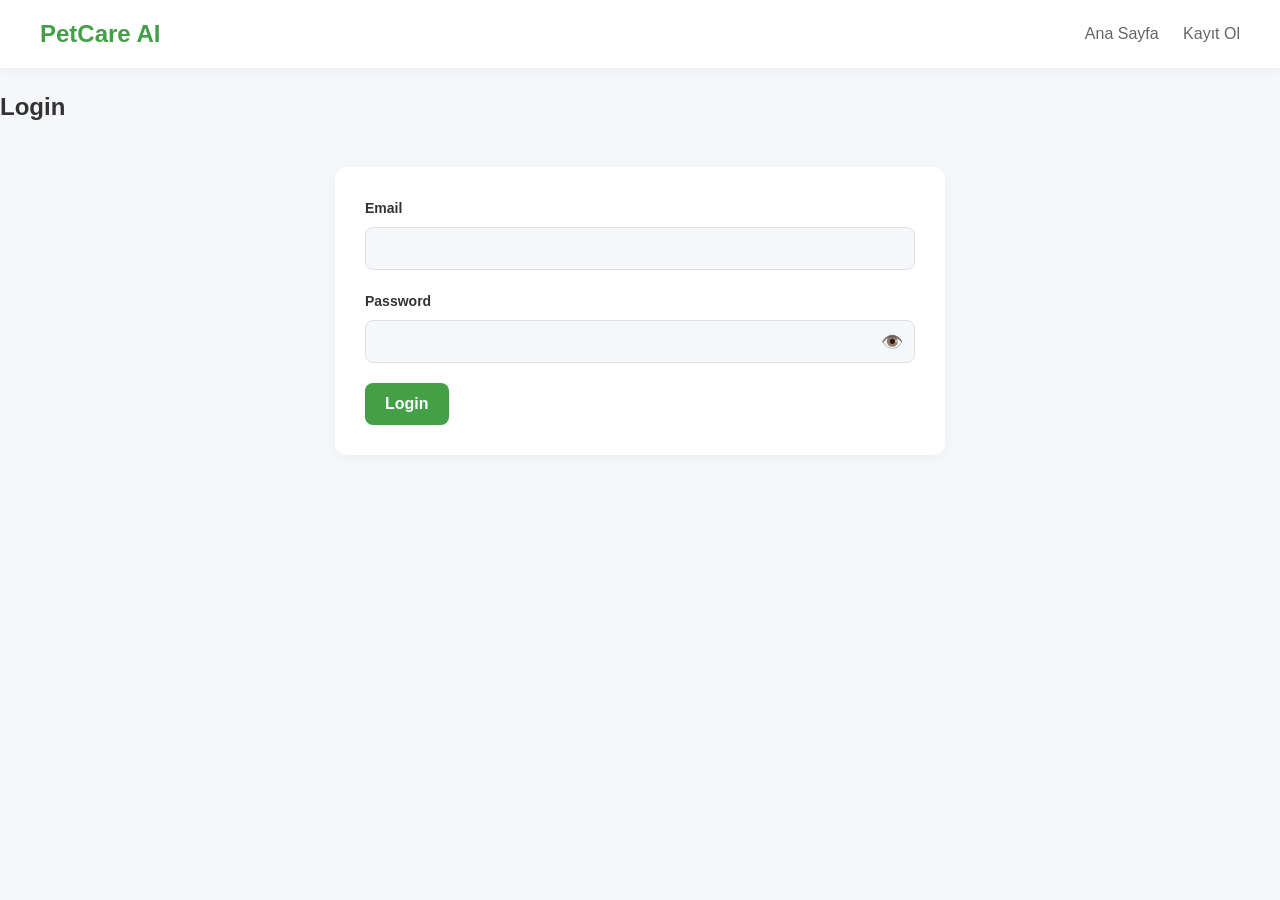
<file: frontend/vet-hastalar.html>
<!DOCTYPE html>
<html lang="en">
<head>
    <meta charset="UTF-8">
    <title>Hastalarım - PetCare AI</title>
    <link rel="stylesheet" href="css/style.css">
</head>
<body>

    <header class="topbar">
        <h1>PetCare AI</h1>
        <nav id="vetNav">
            <a href="vet-dashboard.html">Ana Panel</a>
            <a href="vet-ajanda.html">Ajandam</a>
            <a href="vet-hastalar.html" style="color: var(--secondary-mavi); font-weight: bold; border-bottom: 2px solid var(--secondary-mavi); padding-bottom: 5px;">Hastalarım</a>
            <a href="profile.html">Profilim</a>
            <a href="index.html" onclick="localStorage.removeItem('loggedIn'); localStorage.removeItem('loggedInUser');">Çıkış Yap</a>
        </nav>
    </header>

    <div class="container" style="margin-bottom: 50px;">
        <h2 style="text-align: center; margin-top: 40px; color: var(--secondary-mavi);">🐾 Klinik Hasta Arşivi</h2>
        <p style="text-align: center; color: var(--text-secondary); margin-bottom: 30px;">Size onaylı randevusu bulunan tüm hastalarınızın dosyalarına buradan erişebilirsiniz.</p>
        
        <div id="vet-pet-grid" style="max-width: 1000px; margin: 0 auto;"></div>
    </div>

    <div id="editModal" class="modal">
        <div class="modal-content" style="max-width: 400px;">
            <span class="close-btn" onclick="closeEditModal()">&times;</span>
            <h2 id="editModalTitle" style="color: var(--secondary-mavi); margin-top: 0;">Hasta Bilgilerini Düzenle</h2>
            
            <form id="editPetForm">
                <input type="hidden" id="editPetId">
                <input type="hidden" id="editPetType">
                
                <label>Yaş (Haftalık)</label>
                <input type="number" id="editAge" min="1" placeholder="Örn: 12">
                
                <label>Cins / Irk</label>
                <input type="text" id="editBreed" placeholder="Örn: Golden Retriever">
                
                <h3 style="margin-top: 20px; font-size: 15px; color: var(--primary-yesil); border-bottom: 1px solid #eee; padding-bottom: 5px;">💉 Aşı Takvimi</h3>
                <div id="editVaccinesContainer"></div>
                
                <button type="submit" style="background: var(--accent-turuncu); width: 100%; margin-top: 15px;">Değişiklikleri Kaydet</button>
            </form>
        </div>
    </div>

    <script src="js/popup.js"></script>
    <script src="js/vet-hastalar.js"></script>
</body>
</html>
</file>
<file: frontend/css/style.css>
/* --- 1. RENK DEĞİŞKENLERİ --- */
:root {
    --primary-yesil: #43A047;
    --secondary-mavi: #2A7DE1;
    --accent-turuncu: #FF8A65;
    --bg-acik-gri: #F5F7FA;
    --card-beyaz: #FFFFFF;
    --text-primary: #333333;
    --text-secondary: #666666;
}

/* --- 2. GENEL YAPILANDIRMA --- */
body {
    font-family: 'Segoe UI', Roboto, Helvetica, Arial, sans-serif;
    margin: 0;
    background-color: var(--bg-acik-gri);
    color: var(--text-primary);
    line-height: 1.6;
}

h1, h2, h3 {
    color: var(--text-primary);
    margin-bottom: 15px;
}

p {
    color: var(--text-secondary);
}

/* --- 3. TOPBAR (Üst Menü) --- */
.topbar {
    background: var(--card-beyaz);
    padding: 15px 40px;
    display: flex;
    justify-content: space-between;
    align-items: center;
    box-shadow: 0 2px 10px rgba(0, 0, 0, 0.05);
    position: sticky;
    top: 0;
    z-index: 100;
}

.topbar h1 {
    color: var(--primary-yesil);
    margin: 0;
    font-size: 24px;
}

.topbar a {
    color: var(--text-secondary);
    margin-left: 20px;
    text-decoration: none;
    font-weight: 500;
    transition: color 0.3s ease;
}

.topbar a:hover {
    color: var(--secondary-mavi);
}

/* --- 4. HERO ALANI --- */
.hero {
    text-align: center;
    padding: 80px 20px;
    background: linear-gradient(135deg, var(--secondary-mavi), #1A5BB0);
    color: var(--card-beyaz);
}

.hero h2 {
    color: var(--card-beyaz);
    font-size: 36px;
    margin-top: 0;
}

.hero p {
    color: rgba(255, 255, 255, 0.9);
    font-size: 18px;
    max-width: 600px;
    margin: 0 auto;
}

/* --- 5. KARTLAR VE GRID YAPISI (News, Pets) --- */
.container, .news, .reminder {
    padding: 40px;
    max-width: 1200px;
    margin: 0 auto;
}

.news-grid, .pet-grid {
    display: grid;
    grid-template-columns: repeat(auto-fit, minmax(250px, 1fr));
    gap: 25px;
}

.news-card, .pet-card {
    background: var(--card-beyaz);
    border-radius: 12px;
    box-shadow: 0 4px 15px rgba(0, 0, 0, 0.04);
    padding: 20px;
    transition: transform 0.3s ease, box-shadow 0.3s ease;
}

.news-card:hover, .pet-card:hover {
    transform: translateY(-5px);
    box-shadow: 0 8px 25px rgba(0, 0, 0, 0.1);
}

.news-card img {
    width: 100%;
    border-radius: 8px;
    margin-bottom: 15px;
    object-fit: cover;
}

/* --- 6. FORM ELEMANLARI (Login, Register, Add Pet) --- */
form {
    background: var(--card-beyaz);
    max-width: 550px; /* Aşı isimleri uzun olduğu için biraz genişlettik */
    margin: 40px auto;
    padding: 30px;
    border-radius: 12px;
    box-shadow: 0 4px 15px rgba(0, 0, 0, 0.04);
}

form label {
    display: block; /* Etiketlerin kutuların tam üstüne oturmasını sağlar */
    margin-bottom: 8px;
    font-weight: 600;
    color: var(--text-primary);
    font-size: 14px;
    text-align: left;
}

form input, form textarea, form select {
    width: 100%; /* Kutuların sağa sola kaymasını engeller, tam oturtur */
    box-sizing: border-box; /* İç boşlukların (padding) genişliği bozmasını önler */
    padding: 12px;
    margin-bottom: 20px;
    border: 1px solid #E0E0E0;
    border-radius: 8px;
    font-size: 15px;
    transition: border-color 0.3s ease, box-shadow 0.3s ease;
    background-color: var(--bg-acik-gri);
    font-family: inherit;
}

form input:focus, form textarea:focus, form select:focus {
    outline: none;
    border-color: var(--secondary-mavi);
    box-shadow: 0 0 0 3px rgba(42, 125, 225, 0.15);
}

/* --- 7. BUTONLAR --- */
button {
    background: var(--primary-yesil);
    color: var(--card-beyaz);
    border: none;
    padding: 12px 20px;
    border-radius: 8px;
    font-size: 16px;
    font-weight: 600;
    cursor: pointer;
    transition: background 0.3s ease, transform 0.1s ease;
}

button:hover {
    background: #358039; /* Yeşilin biraz daha koyu tonu */
}

button:active {
    transform: scale(0.98);
}

/* --- 8. REMINDER (Hatırlatıcılar) LİSTESİ --- */
.reminder ul {
    list-style: none;
    padding: 0;
}

.reminder li {
    background: var(--card-beyaz);
    padding: 15px 20px;
    margin-bottom: 12px;
    border-radius: 8px;
    box-shadow: 0 2px 8px rgba(0, 0, 0, 0.03);
    border-left: 5px solid var(--accent-turuncu); /* Turuncu vurgu çizgisi */
}

/* --- 9. CHAT ARAYÜZÜ --- */
.chat-toggle {
    position: fixed;
    bottom: 30px;
    right: 30px;
    width: 60px;
    height: 60px;
    background: var(--accent-turuncu); 
    color: var(--card-beyaz);
    border-radius: 50%;
    display: flex;
    align-items: center;
    justify-content: center;
    font-size: 26px;
    cursor: pointer;
    box-shadow: 0 6px 16px rgba(255, 138, 101, 0.4);
    transition: transform 0.3s ease;
}

.chat-toggle:hover {
    transform: scale(1.1);
}

.chat-container {
    position: fixed;
    bottom: 100px;
    right: 30px;
    width: 340px;
    background: var(--card-beyaz);
    border-radius: 16px;
    box-shadow: 0 10px 30px rgba(0, 0, 0, 0.15);
    display: none;
    flex-direction: column;
    overflow: hidden; 
    z-index: 1000;
}

.chat-header {
    background: var(--primary-yesil);
    color: var(--card-beyaz);
    padding: 16px;
    font-weight: bold;
    text-align: center;
}

.chat-messages {
    height: 300px;
    overflow-y: auto;
    padding: 15px;
    background: var(--bg-acik-gri);
}

.chat-messages div {
    margin-bottom: 12px;
    padding: 10px 14px;
    border-radius: 12px;
    background: var(--card-beyaz);
    box-shadow: 0 1px 3px rgba(0,0,0,0.05);
    font-size: 14px;
    color: var(--text-primary);
}

.chat-input-area {
    display: flex;
    padding: 12px;
    background: var(--card-beyaz);
    border-top: 1px solid #E0E0E0;
}

.chat-input-area input {
    flex: 1;
    padding: 10px 15px;
    border: 1px solid #E0E0E0;
    border-radius: 20px;
    margin-right: 10px;
    margin-bottom: 0;
}

.chat-input-area button {
    background: var(--secondary-mavi);
    border-radius: 20px;
    padding: 10px 18px;
}

.chat-input-area button:hover {
    background: #1A5BB0;
}

/* --- 10. FOOTER --- */
footer {
    background: var(--text-primary);
    color: var(--bg-acik-gri);
    text-align: center;
    padding: 20px;
    margin-top: 50px;
}

/* --- 11. CUSTOM POPUP & TOAST BİLDİRİMLERİ --- */

/* Yukarıdan inen başarılı/hata bildirimi (Toast) */
.toast-notification {
    position: fixed;
    top: -100px; /* Başlangıçta ekranın yukarısında gizli */
    left: 50%;
    transform: translateX(-50%);
    background-color: var(--card-beyaz);
    color: var(--text-primary);
    padding: 15px 25px;
    border-radius: 8px;
    box-shadow: 0 5px 15px rgba(0,0,0,0.2);
    font-weight: 500;
    z-index: 9999;
    transition: top 0.4s ease-in-out;
    display: flex;
    align-items: center;
    gap: 10px;
    border-left: 5px solid var(--primary-yesil); /* Başarı rengi */
}

/* Toast ekranda görünürken eklenecek sınıf */
.toast-notification.show {
    top: 30px;
}

/* Hata mesajı olursa sol çizgiyi kırmızı yap */
.toast-notification.error {
    border-left-color: #E53935; 
}

/* Ortada çıkan Onay (Confirm) Penceresi */
.modal-overlay {
    position: fixed;
    top: 0; left: 0; width: 100%; height: 100%;
    background: rgba(0,0,0,0.5); /* Arkayı hafif karartır */
    display: flex;
    align-items: center;
    justify-content: center;
    z-index: 10000;
    opacity: 0;
    visibility: hidden;
    transition: opacity 0.3s ease;
}

.modal-overlay.show {
    opacity: 1;
    visibility: visible;
}

.custom-modal {
    background: var(--card-beyaz);
    padding: 30px;
    border-radius: 12px;
    box-shadow: 0 10px 30px rgba(0,0,0,0.2);
    text-align: center;
    max-width: 400px;
    width: 90%;
    transform: scale(0.8);
    transition: transform 0.3s ease;
}

.modal-overlay.show .custom-modal {
    transform: scale(1);
}

.custom-modal h3 {
    margin-top: 0;
    color: var(--text-primary);
}

.modal-buttons {
    display: flex;
    gap: 15px;
    margin-top: 25px;
    justify-content: center;
}

.modal-buttons button {
    flex: 1;
    padding: 10px 15px;
}

.btn-cancel {
    background: var(--bg-acik-gri) !important;
    color: var(--text-primary) !important;
}

.btn-cancel:hover {
    background: #e0e0e0 !important;
}

.btn-danger {
    background: #E53935 !important;
}

.btn-danger:hover {
    background: #c62828 !important;
}

/* --- 12. ŞİFRE GÖSTER/GİZLE (Göz Emojisi) --- */
.password-container {
    position: relative;
    width: 100%;
    margin-bottom: 20px; /* Form inputlarındaki eski margin buraya taşındı */
}

.password-container input {
    margin-bottom: 0; /* Çerçevenin margini olduğu için bunu sıfırladık */
    padding-right: 40px; /* Yazılar uzun olursa göz emojisinin altına girmesin diye sağdan boşluk */
}

.password-toggle {
    position: absolute;
    right: 12px;
    top: 50%;
    transform: translateY(-50%);
    cursor: pointer;
    user-select: none; /* Emojinin metin gibi maviyle seçilmesini engeller */
    font-size: 18px;
    color: var(--text-secondary);
    transition: transform 0.1s ease;
}

.password-toggle:active {
    transform: translateY(-50%) scale(0.9); /* Basılı tutarken emojinin hafif küçülme efekti */
}

/* =========================================
   MODAL (POP-UP) TASARIMI
========================================= */

/* Modal Arka Planı (Normalde Gizli) */
.modal {
    display: none; /* Başlangıçta görünmez */
    position: fixed; /* Ekrana sabitle */
    z-index: 1000; /* Her şeyin en üstünde dursun */
    left: 0;
    top: 0;
    width: 100%;
    height: 100%;
    background-color: rgba(0, 0, 0, 0.5); /* Arka planı %50 siyah/saydam yap */
    align-items: center; /* Dikeyde ortala */
    justify-content: center; /* Yatayda ortala */
}

/* JS ile 'show' class'ı eklenince görünür yap */
.modal.show {
    display: flex;
}

/* Modal İçindeki Beyaz Kutu */
.modal-content {
    background-color: #fff;
    padding: 30px;
    border-radius: 12px;
    box-shadow: 0 5px 20px rgba(0,0,0,0.2);
    width: 90%;
    max-width: 450px;
    position: relative;
    animation: modalFadeIn 0.3s ease; 
    max-height: 90vh; 
    overflow-y: auto; 
}

/* Kapatma Çarpısı (X) */
.close-btn {
    position: absolute;
    top: 15px;
    right: 20px;
    font-size: 24px;
    font-weight: bold;
    color: #999;
    cursor: pointer;
    transition: color 0.2s;
}

.close-btn:hover {
    color: #E53935; 
}

/* Açılış Animasyonu */
@keyframes modalFadeIn {
    from { opacity: 0; transform: translateY(-30px); }
    to { opacity: 1; transform: translateY(0); }
}

@keyframes blink { 0% { opacity: .2; } 20% { opacity: 1; } 100% { opacity: .2; } }
.typing-dot { animation: blink 1.4s infinite both; font-size: 20px; font-weight: bold; line-height: 10px; }
.typing-dot:nth-child(2) { animation-delay: .2s; }
.typing-dot:nth-child(3) { animation-delay: .4s; }
</file>
